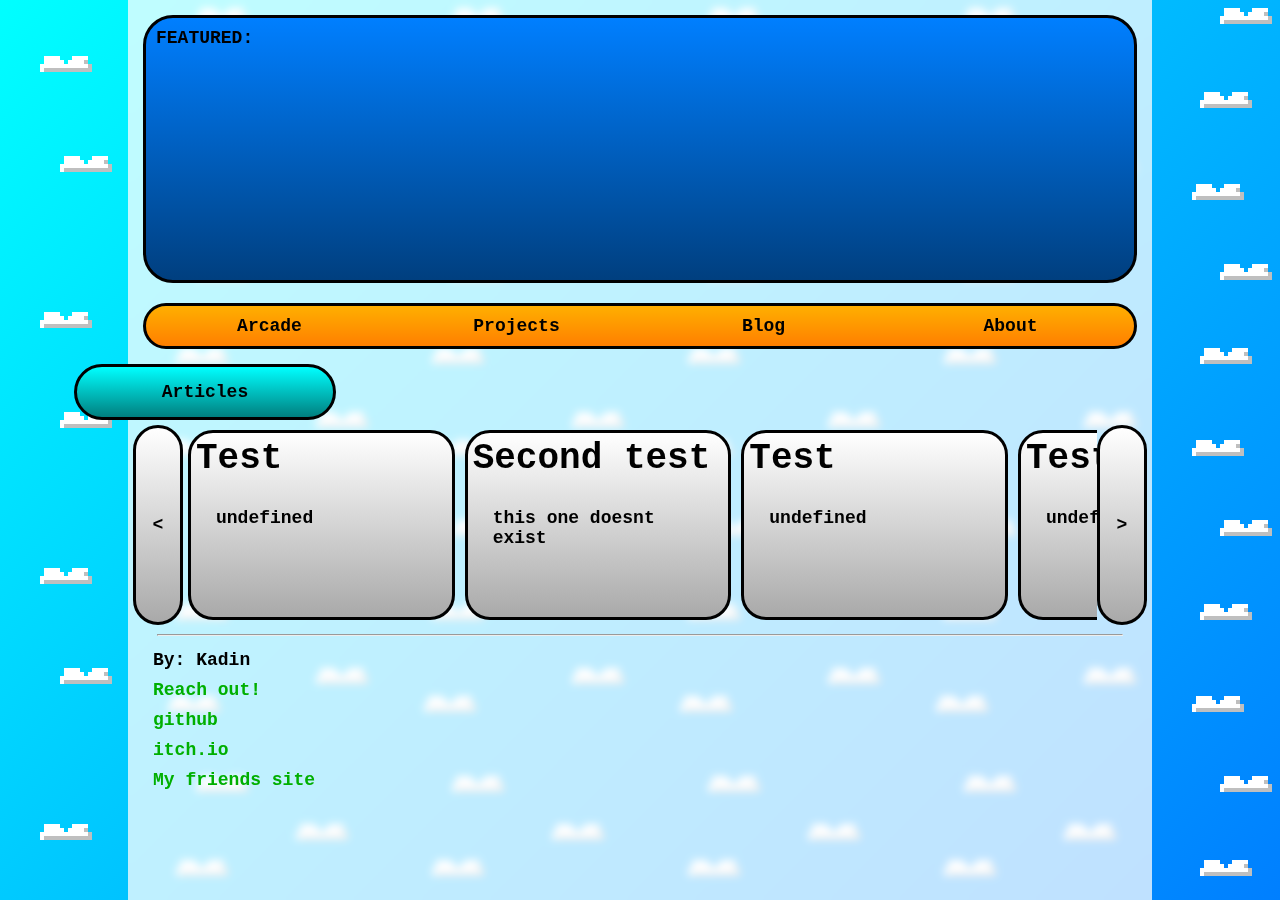
<file: index.html>
<!DOCTYPE html>
<html lang="en">
  <head>
    <title>Kadin's homepage</title>
    <link rel="stylesheet" href="./index.css">
  </head>
  <body>
    <div id="content">
      <div id="showcase" class="curvedContainer">
        FEATURED:
      </div>
      <div id="toolbar" class="curvedContainer">
        <div class="option" onclick="location='arcade'">Arcade</div>
        <div class="option" onclick="location='projects'">Projects</div>
        <div class="option" onclick="location='blog'">Blog</div>
        <!-- <div class="option" onclick="location='experements'">Experements</div> -->
        <div class="option" onclick="location='about'">About</div>
      </div>
      <div class="sectionHeader">Articles</div>
      <div class="outerScroller">
        <div class="scrollButton" onclick="scrollAdd = -300">&lt</div>
        <div class="innerScroller" id="articles">
          <div class="article">
            <h1>Loading...</h1>
            <p>Please wait</p>
          </div>
        </div>
        <div class="scrollButton" onclick="scrollAdd = 300">&gt</div>
      </div>
      <hr>
      <p>By: Kadin</p>
      <a href="mailto:kadinalone@gmail.com">Reach out!</a>
      <a href="https://github.com/kadincool">github</a>
      <a href="https://kadincool.itch.io">itch.io</a>
      <a href="https://prototype-12.github.io/">My friends site</a>

      <script src="./articles.js"></script>
    </div>
  </body>
</html>
</file>
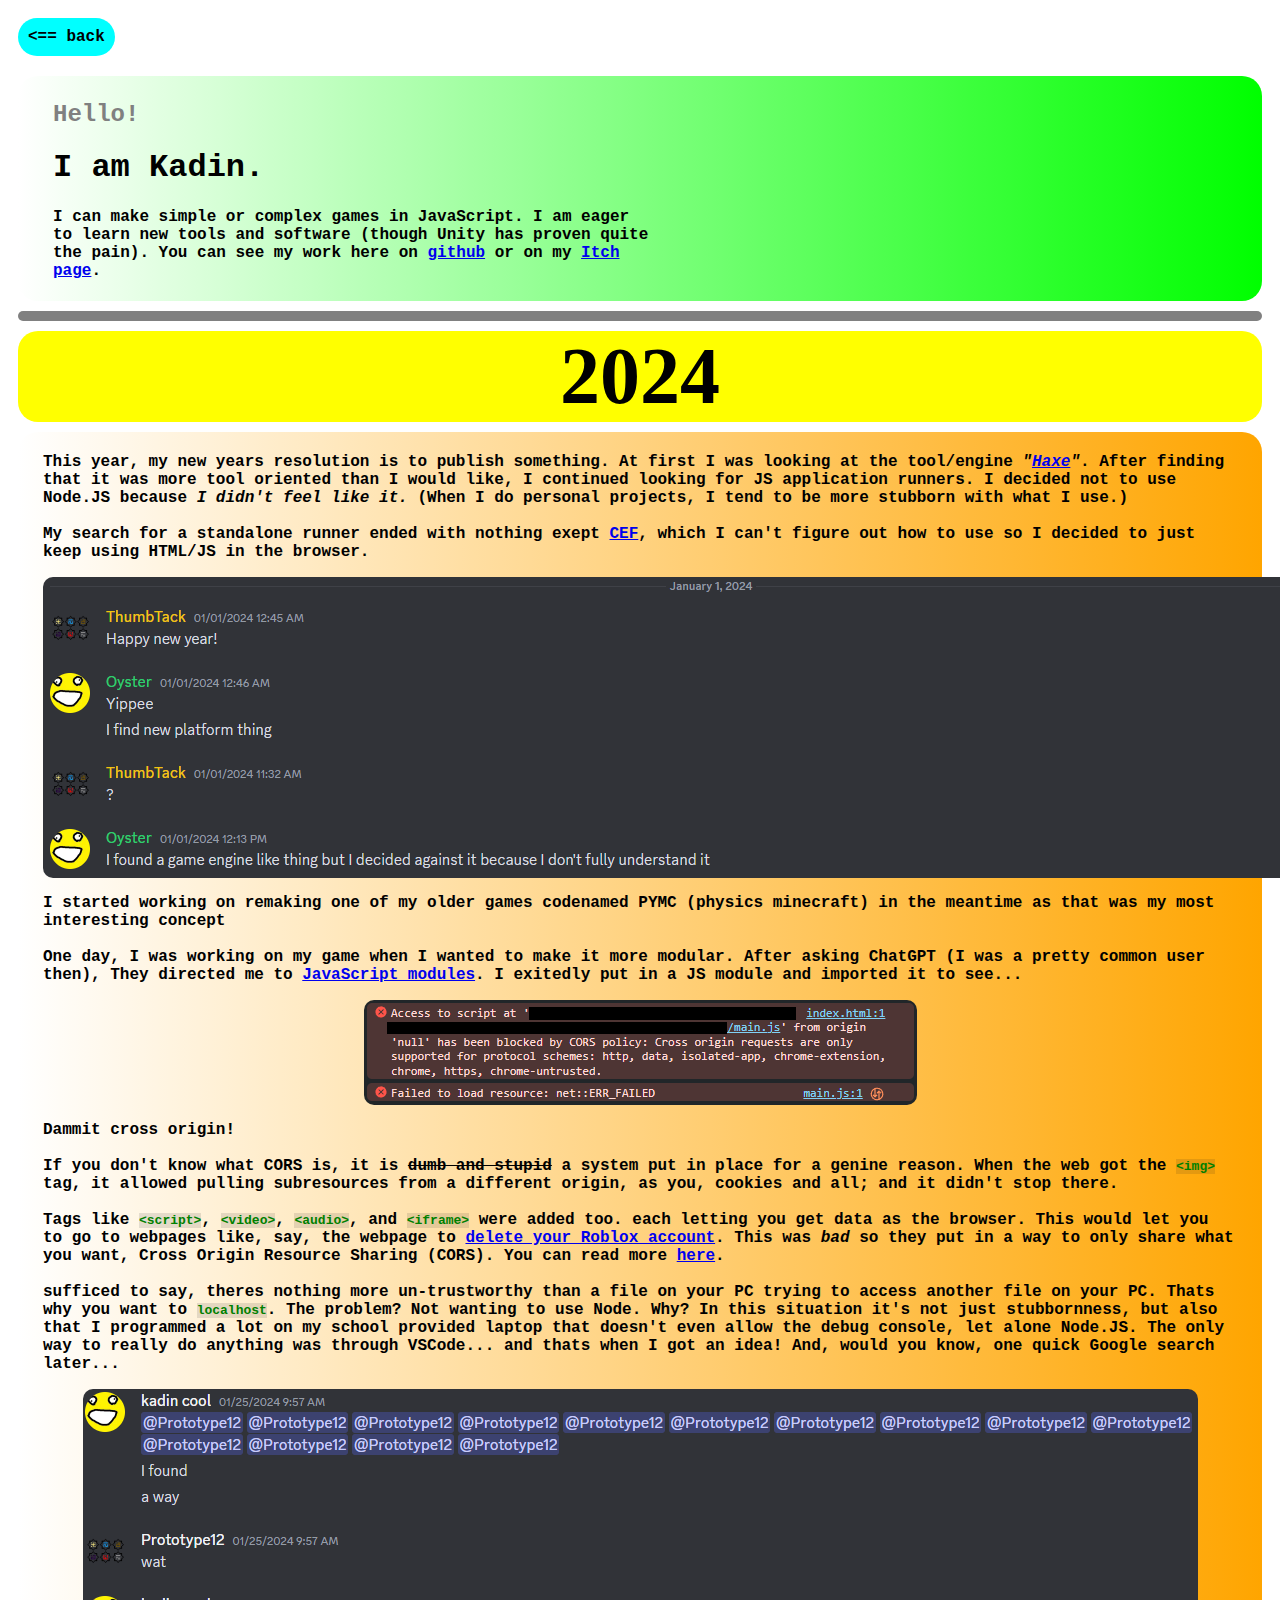
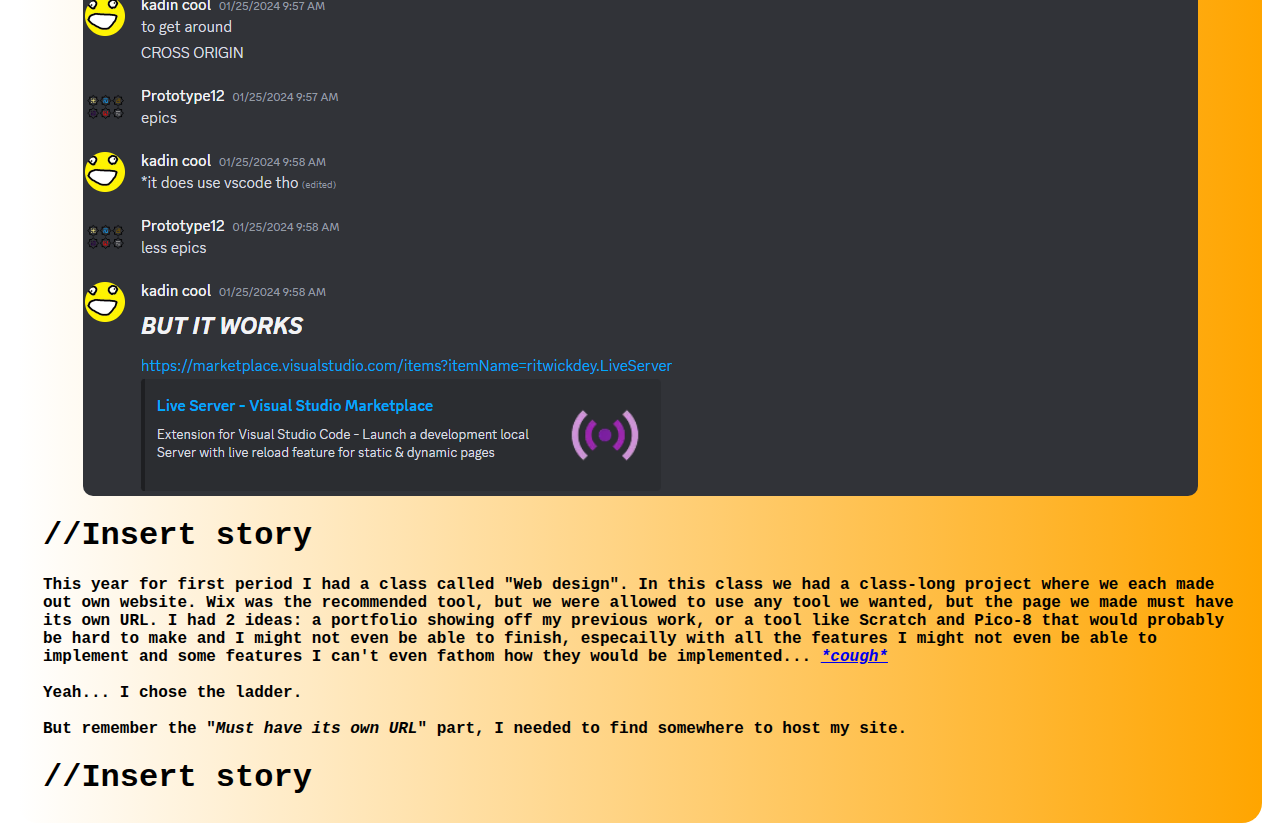
<file: about/index.html>
<!DOCTYPE html>
<html>
  <head>
    <style>
      body {
        font-family: 'Courier New', Courier, monospace;
        font-weight: bold;
      }
      div {
        border-radius: 20px;
        margin: 10px;
      }
      #back {
        background-color: cyan;
        padding: 10px;
        display: inline-block;
        cursor: pointer;
        color: black;
        /* width: 100; */
      }
      #left {
        /* background-color: gray; */
        width: 50%;
      }
      .block {
        padding: 5px 25px;
      }
      .block h2 {
        color: gray;
      }
      .break {
        height: 10px;
        background-color: gray;
      }
      #intro {
        background-image: linear-gradient(to right, white, lime);
      }
      .year {
        background-color: yellow;
        font-family: 'Times New Roman', Times, serif;
        font-size: 60pt;
        text-align: center;
      }
      #y24 {
        background-image: linear-gradient(to right, white, orange);
      }
      img {
        display: block;
        margin: auto;
        border-radius: 10px;
      }
      code {
        background-color: #1f1f1f1f;
        color: green;
      }
    </style>
  </head>
  <body>
    <a href="../"><div id="back"><== back</div></a>
    <div class="block" id="intro">
      <div id="left">
        <h2>Hello!</h2>
        <h1>I am Kadin.</h1>
        <p>I can make simple or complex games in JavaScript. I am eager to learn new tools and software (though Unity has proven quite the pain). You can see my work here on <a href="https://kadincool.github.io">github</a> or on my <a href="https://kadincool.itch.io">Itch page</a>. </p>
      </div>
    </div>
    <div class="break"></div>
    <div class="year">2024</div>
    <div class="block" id="y24">
      <p>This year, my new years resolution is to publish something. At first I was looking at the tool/engine <i>"<a href="https://haxe.org">Haxe</a>"</i>. After finding that it was more tool oriented than I would like, I continued looking for JS application runners. I decided not to use Node.JS because <em>I didn't feel like it.</em> (When I do personal projects, I tend to be more stubborn with what I use.)<br><br>
      My search for a standalone runner ended with nothing exept <a href="https://en.wikipedia.org/wiki/Chromium_Embedded_Framework">CEF</a>, which I can't figure out how to use so I decided to just keep using HTML/JS in the browser.</p>
      <img src="./DC_haxe.png" alt="Discord conversation with Thumbtack where I decide not to use Haxe">
      <p>I started working on remaking one of my older games codenamed PYMC (physics minecraft) in the meantime as that was my most interesting concept<br><br>
      One day, I was working on my game when I wanted to make it more modular. After asking ChatGPT (I was a pretty common user then), They directed me to <a href="https://developer.mozilla.org/en-US/docs/Web/JavaScript/Guide/Modules">JavaScript modules</a>. I exitedly put in a JS module and imported it to see...</p>
      <img src="./CORS error.png" alt="A blocked cross origin error">
      <p>Dammit cross origin!<br><br>
      If you don't know what CORS is, it is <del>dumb and stupid</del> a system put in place for a genine reason. When the web got the <code>&lt;img&gt;</code> tag, it allowed pulling subresources from a different origin, as you, cookies and all; and it didn't stop there.<br><br>
      Tags like <code>&lt;script</script>&gt;</code>, <code>&lt;video&gt;</code>, <code>&lt;audio&gt;</code>, and <code>&lt;iframe&gt;</code> were added too. each letting you get data as the browser. This would let you to go to webpages like, say, the webpage to <a href="https://www.youtube.com/watch?v=dQw4w9WgXcQ">delete your Roblox account</a>. This was <em>bad</em> so they put in a way to only share what you want, Cross Origin Resource Sharing (CORS). You can read more <a href="https://ieftimov.com/posts/deep-dive-cors-history-how-it-works-best-practices/#in-the-beginning-was-the-first-subresource">here</a>.<br><br>
      sufficed to say, theres nothing more un-trustworthy than a file on your PC trying to access another file on your PC. Thats why you want to <code>localhost</code>. The problem? Not wanting to use Node. Why? In this situation it's not just stubbornness, but also that I programmed a lot on my school provided laptop that doesn't even allow the debug console, let alone Node.JS. The only way to really do anything was through VSCode... and thats when I got an idea! And, would you know, one quick Google search later...</p>
      <img src="./DC_LiveServer.png" alt="Me getting exited over the live server extension for VSCode">
      <h1>//Insert story</h1>
      <p>This year for first period I had a class called "Web design". In this class we had a class-long project where we each made out own website. Wix was the recommended tool, but we were allowed to use any tool we wanted, but the page we made must have its own URL. I had 2 ideas: a portfolio showing off my previous work, or a tool like Scratch and Pico-8 that would probably be hard to make and I might not even be able to finish, especailly with all the features I might not even be able to implement and some features I can't even fathom how they would be implemented... <a href="../SpriteLib"><i>*cough*</i></a><br><br>
      Yeah... I chose the ladder.<br><br>
      But remember the "<em>Must have its own URL</em>" part, I needed to find somewhere to host my site.</p>
      <h1>//Insert story</h1>
    </div>
  </body>
</html>
</file>
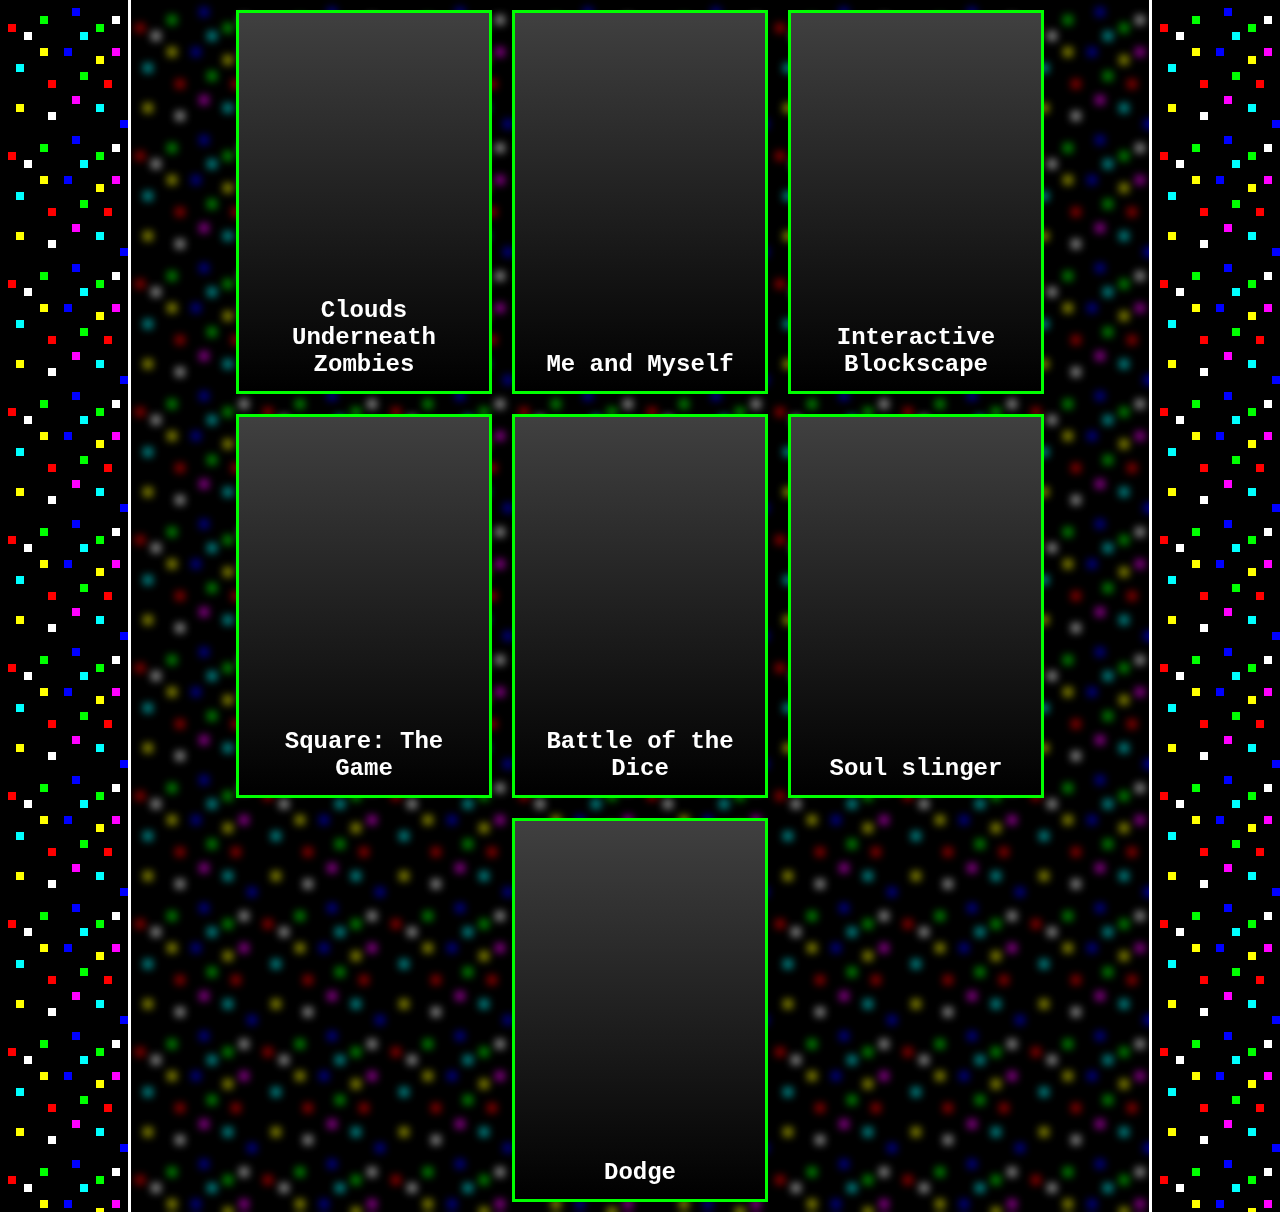
<file: arcade/index.html>
<!DOCTYPE html>
<html lang="en">
  <head>
    <title>The arcade</title>
    <style>
      body {
        background-color: darkblue;
        background-image: url(./arcadeBg8x.png);
        font-family: 'Courier New', Courier, monospace;
        font-weight: bold;
        font-size: large;
        margin: 0;
      }
      #list {
        background-color: rgba(0, 0, 0, 0.25);
        border: white solid;
        box-sizing: border-box;
        border-width: 0 3px;
        backdrop-filter: blur(4px);
        max-width: 1024px;
        margin: auto;
        display: flex;
        justify-content: center;
        flex-wrap: wrap;
        min-height: 100vh;
      }
      .game {
        color: white;
        box-sizing: border-box;
        width: 256px;
        height: 384px;
        border: lime solid 3px;
        font-size: x-large;
        /* border-radius: 30px; */
        background-image: linear-gradient(to bottom, rgb(64, 64, 64), rgb(0, 0, 0));
        display: flex;
        justify-content: center;
        align-items: end;
        cursor: pointer;
        text-align: center;
        user-select: none;
        margin: 10px;
        padding: 10pt;
      }
    </style>
  </head>
  <body>
    <div id="list">
      <div class="game" onclick="location='../cuz'">Clouds Underneath Zombies</div>
      <div class="game" onclick="location='../meAndMyself'">Me and Myself</div>
      <div class="game" onclick="location='../InteractiveBlockscape'">Interactive Blockscape</div>
      <div class="game" onclick="location='../2023JS/Square; the game/square10 (load).html'">Square: The Game</div>
      <div class="game" onclick="location='../2023JS/Battle of the Dice/BotD 8-28.html'">Battle of the Dice</div>
      <div class="game" onclick="location='../Soul-Slinger'">Soul slinger</div>
      <div class="game" onclick="location='../dodge'">Dodge</div>
    </div>
  </body>
</html>
</file>
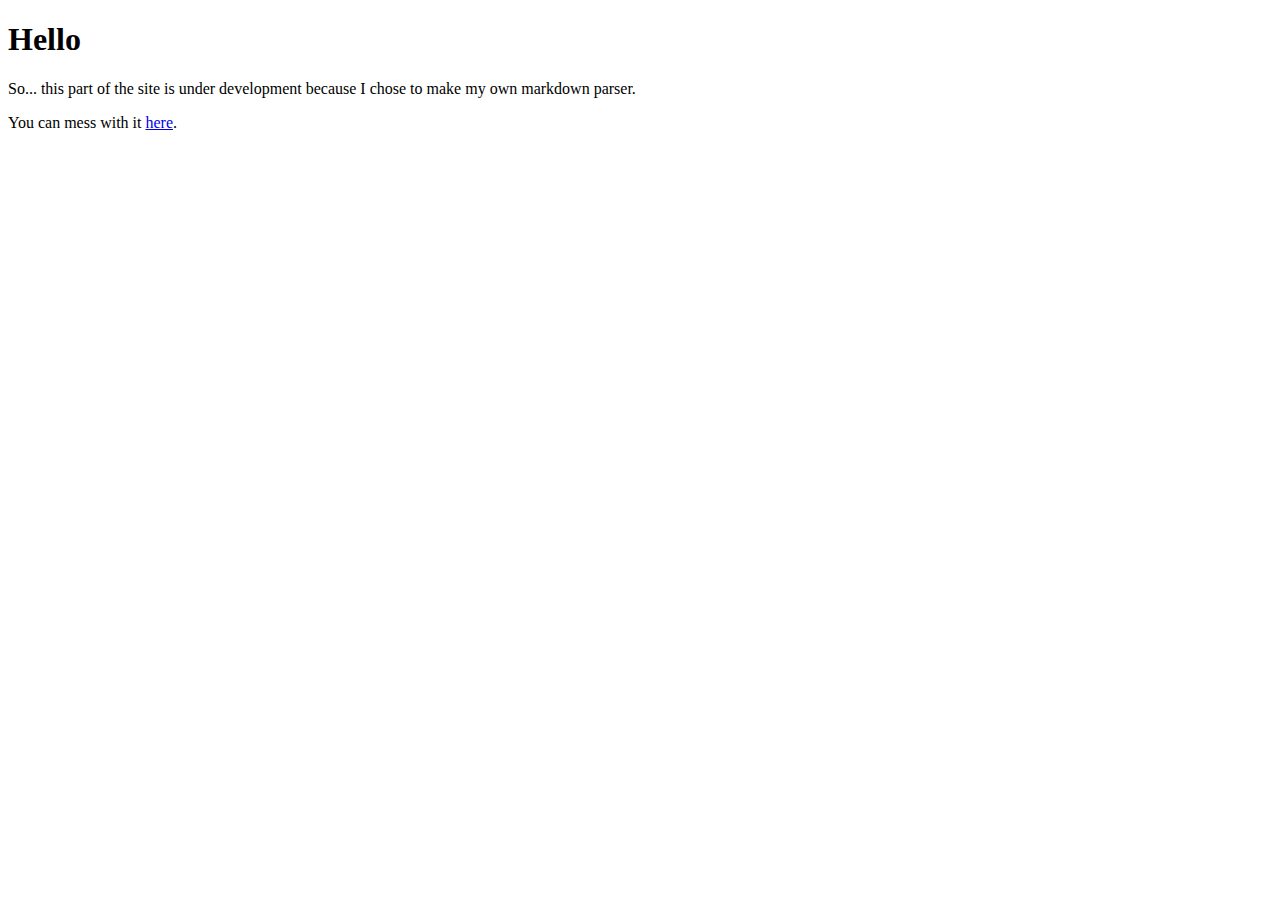
<file: blog/index.html>
<!DOCTYPE html>
<html lang="en">
  <head>
    <title>Blog</title>
  </head>
  <body>
    <h1>Hello</h1>
    <p>So... this part of the site is under development because I chose to make my own markdown parser.</p>
    <p>You can mess with it <a href="./MDToHTML.html">here</a>.</p>
    <!-- <p>you can preview it <a href="./reader.html?test.md">here</a> and im trying to make the output look like <a href="./testOut.html">this</a>.</p> -->
  </body>
</html>
</file>
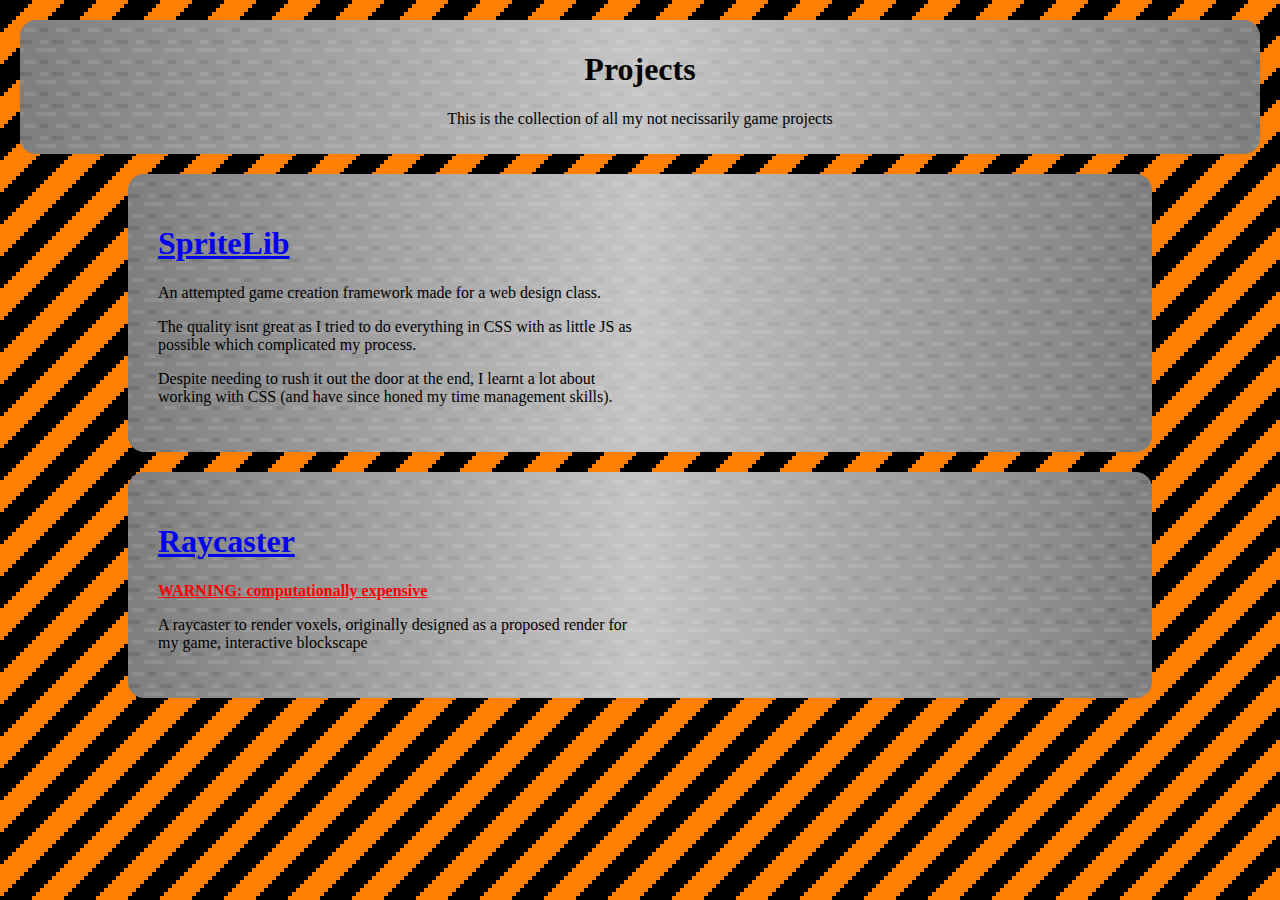
<file: projects/index.html>
<!DOCTYPE html>
<html lang="en">
  <head>
    <title>Projects</title>
    <style>
      body {
        background-image: url("./tape.png");
        margin: 0;
      }
      .steel {
        color: black;
        margin: 20px;
        margin-bottom: 0;
        background-image: linear-gradient(to left, rgba(255, 255, 255, 0.1), rgba(255, 255, 255, 0.6), rgba(255, 255, 255, 0.1)), url(./steel.png);
        padding: 10px;
        box-sizing: border-box;
        border-radius: 16px;
      }
      .header {
        text-align: center;
      }
      .main {
        width: calc(100vw - 40px);
        max-width: 1024px;
        margin-left: auto;
        margin-right: auto;
      }
      .warn {
        color: red;
        text-decoration: underline;
        font-weight: bold;
      }
      .project {
        padding: 30px;
      }
      .project p {
        max-width: 50%;
      }
      
      
      /* #header p, #header h1 { */
        /* backdrop-filter: invert(100%); */
        /* filter: invert(100%);
        mix-blend-mode: difference; */
        /* background-color: rgba(0, 0, 0, 0.5); */
      /* } */
    </style>
  </head>
  <body>
    <div class="steel header">
      <h1>Projects</h1>
      <p>This is the collection of all my not necissarily game projects</p>
    </div>
    <div class="steel main project">
      <h1><a href="../SpriteLib">SpriteLib</a></h1>
      <p>An attempted game creation framework made for a web design class.</p>
      <p>The quality isnt great as I tried to do everything in CSS with as little JS as possible which complicated my process.</p>
      <p>Despite needing to rush it out the door at the end, I learnt a lot about working with CSS (and have since honed my time management skills).</p>
    </div>
    <div class="steel main project">
      <h1><a href="../InteractiveBlockscape/raycast">Raycaster</a></h1>
      <p class="warn">WARNING: computationally expensive</p>
      <p>A raycaster to render voxels, originally designed as a proposed render for my game, interactive blockscape</p>
    </div>
  </body>
</html>
</file>
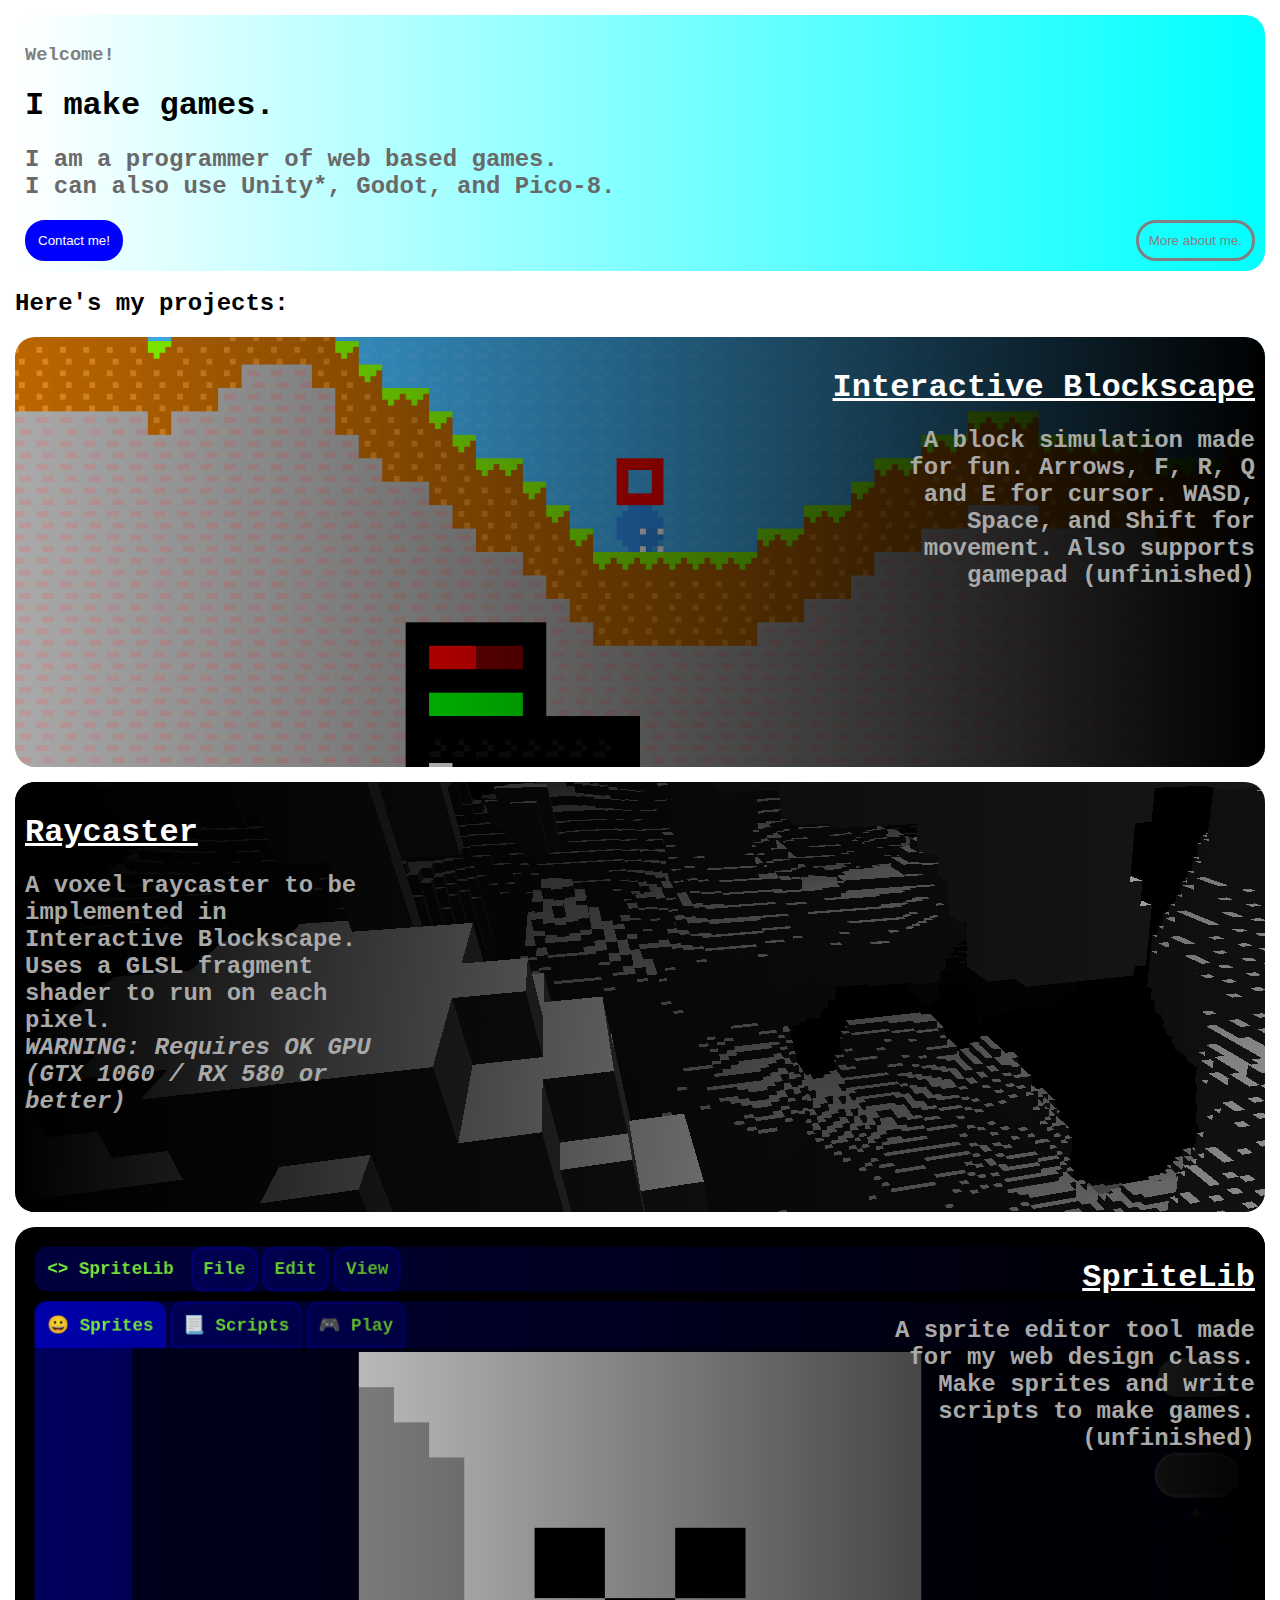
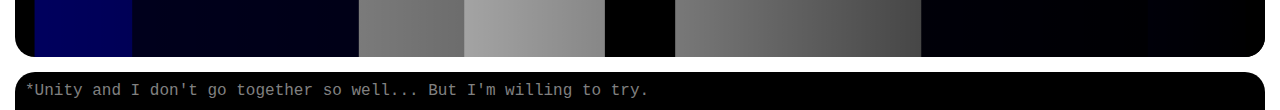
<file: oldindex.html>
<!DOCTYPE html>
<html>
  <head>
    <title>Kadin's github page</title>
    <link rel="stylesheet" href="./oldhome.css">
  </head>
  <body>
    <div id="welcome">
      <h3>Welcome!</h3>
      <h1>I make games.</h1>
      <h2>I am a programmer of web based games.<br>I can also use Unity*, Godot, and Pico-8.</h2>
      <a href="mailto:kadinalone@gmail.com"><button id="contact">Contact me!</button></a>
      <a href="./about"><button id="moreinfo">More about me.</button></a>
    </div>
    <h2>Here's my projects:</h2>
    <div class="project" id="ibs" onclick="location.href='./InteractiveBlockscape'"><a href="./InteractiveBlockscape">
      <h1>Interactive Blockscape</h1>
      <h2>A block simulation made for fun. Arrows, F, R, Q and E for cursor. WASD, Space, and Shift for movement. Also supports gamepad (unfinished)</h2>
    </a></div>
    <div class="project" id="raycast" onclick="location.href='./InteractiveBlockscape/raycast'"><a href="./InteractiveBlockscape/raycast">
      <h1>Raycaster</h1>
      <h2>A voxel raycaster to be implemented in Interactive Blockscape.<br>Uses a GLSL fragment shader to run on each pixel.<br><em>WARNING: Requires OK GPU (GTX 1060 / RX 580 or better)</em></h2>
    </a></div>
    <div class="project" id="slib" onclick="location.href='./SpriteLib'"><a href="./SpriteLib">
      <h1>SpriteLib</h1>
      <h2>A sprite editor tool made for my web design class.<br>
      Make sprites and write scripts to make games.
      (unfinished)</h2>
    </a></div>
    <div id="footer">
      *Unity and I don't go together so well... But I'm willing to try.
    </div>
  </body>
</html>
</file>
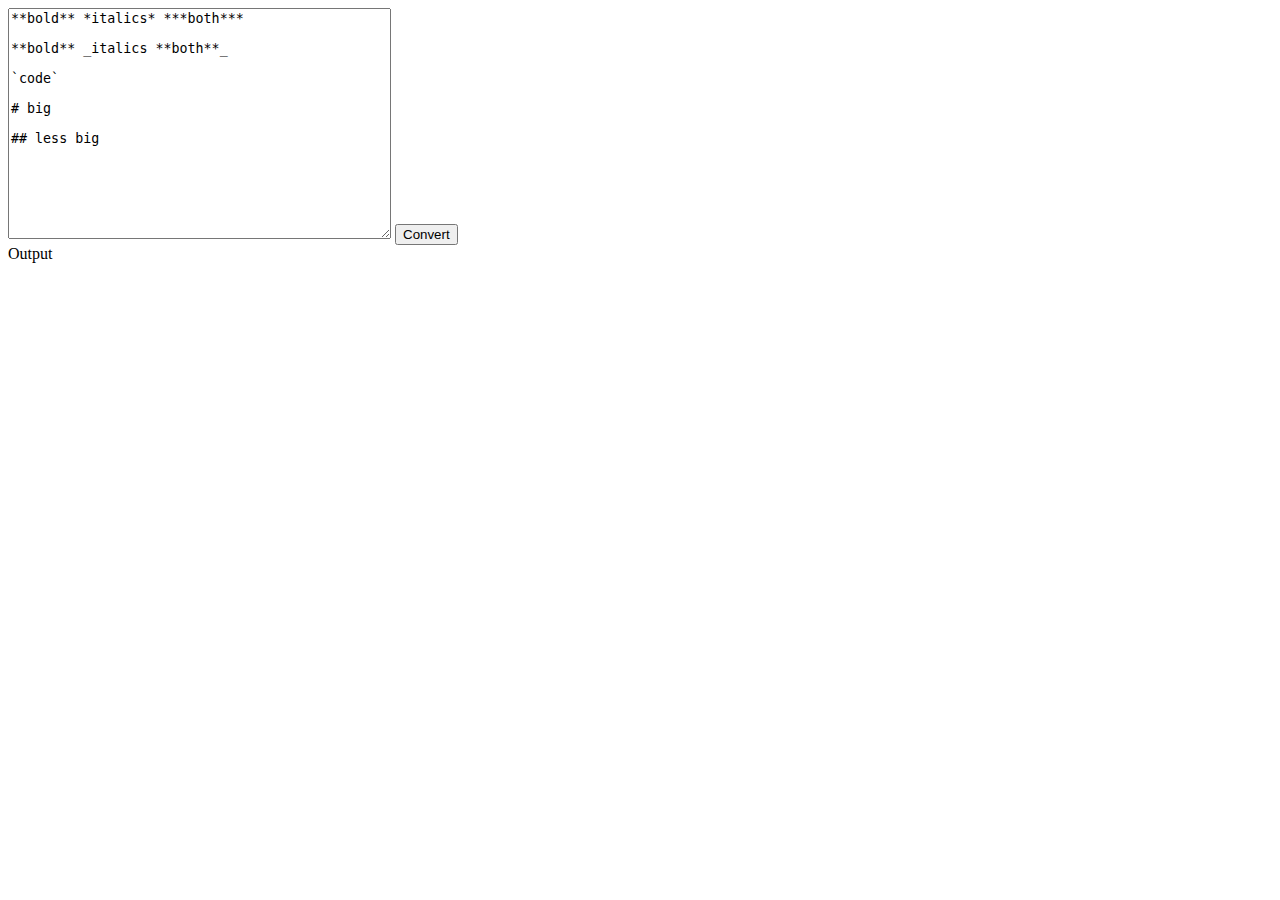
<file: blog/MDToHTML.html>
<!DOCTYPE html>
<html lang="en">
  <head>
    <title>Translator</title>
  </head>
  <body>
    <textarea id="input" rows="15" cols="45">**bold** *italics* ***both***

**bold** _italics **both**_

`code`

# big

## less big</textarea>
    <button onclick="convert()">Convert</button>
    <div id="output">Output</div>
    <script src="./MDToHTML.js"></script>
    <script>
function convert() {
  // console.log(document.getElementById("input").value);
  document.getElementById("output").innerHTML = MDToHTML(document.getElementById("input").value);
}
    </script>
  </body>
</html>
</file>
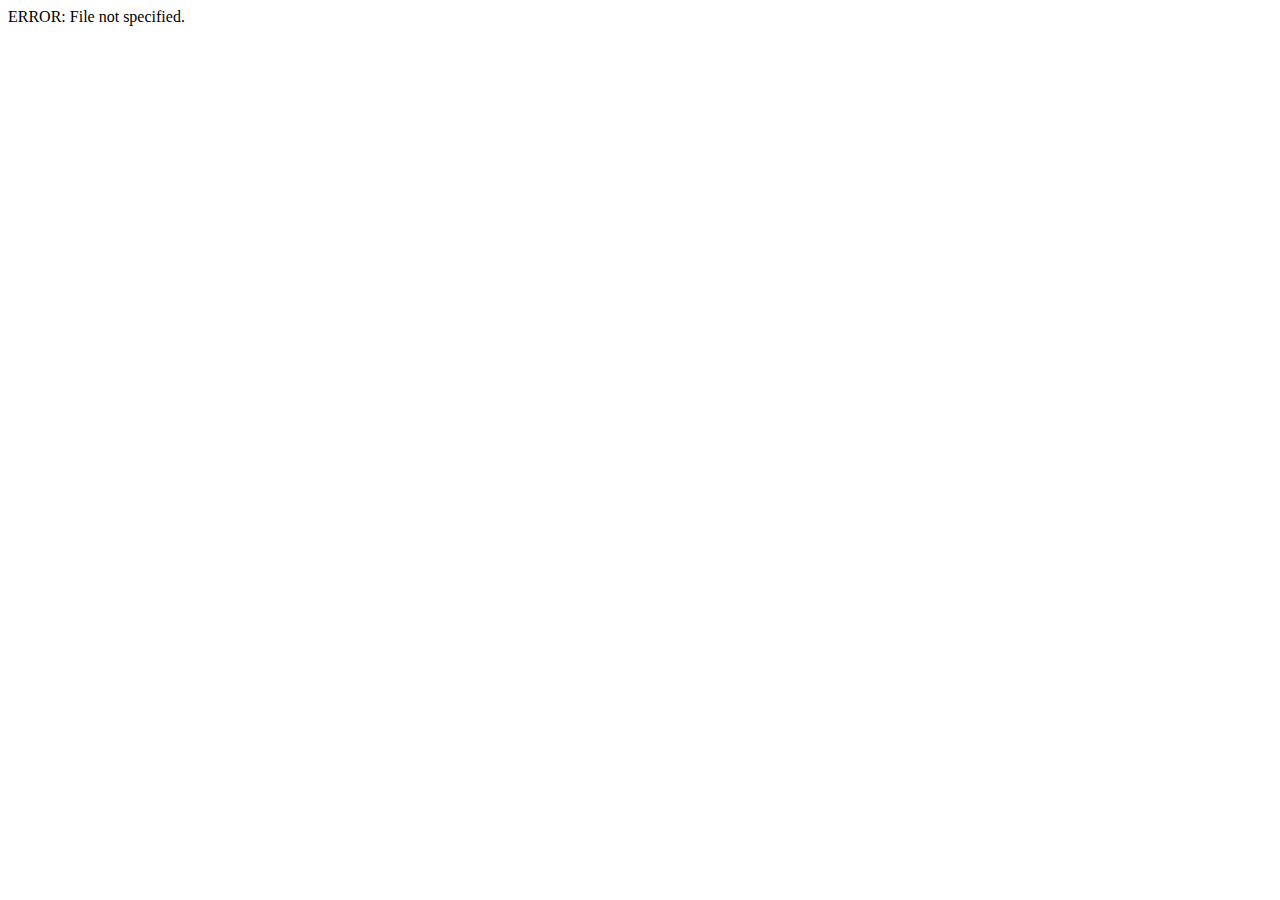
<file: blog/reader.html>
<!DOCTYPE html>
<html lang="en">
  <head>
    <title>Reading article</title>
    <!-- <style>
      body {
        font-family: 'Courier New', Courier, monospace;
      }
    </style> -->
  </head>
  <body>
    <div id="article">Loading...</div>
    <script>
let reference = window.location.search;
// console.log(reference);

if (reference[0] == "?") {
  reference = reference.substring(1);
} else {
  document.getElementById("article").innerText = "ERROR: File not specified.";
  throw new Error("no file specified");
}

// console.log("pass", reference);
loadMD(reference);

async function loadMD(filePath) {
  const file = await fetch(filePath);
  const data = await file.text();

  let translated = MDToHTML(data);

  console.log(translated);
  document.getElementById("article").innerHTML = translated;


  
  // let out = "";
  // let segment = "";
  // let mode = "";
  
  // let newLine = false;
  // let lineCount = 0;
  // let lineBreak = false;
  
  // let spacing = false;
  // let spaceCount = 0;
  
  // // const escapable = "\\`*_{}[]<>()#+-.!|";
  // let escaping = false;

  // for (let i = 0; i < data.length; i++) {
  //   //ignore \r (we're using \n)
  //   if (data[i] == "\r") {
  //     continue;
  //   }
  //   //spaces
  //   if (data[i] == " ") {
  //     if (!spacing) {
  //       spacing = true;
  //       spaceCount = 1;
  //     } else {
  //       spaceCount++;
  //     }
  //     continue;
  //   }
  //   //linebreaks
  //   if (data[i] == "\n") {
  //     if (!newLine) {
  //       newLine = true;
  //       lineCount = 1;
  //       if (spacing && spaceCount >= 2) {
  //         lineBreak = true;
  //       }
  //     } else {
  //       lineCount++;
  //     }
  //     spacing = false;
  //     spaceCount = 0;
  //     continue;
  //   }
  //   //new segment check (should only run when no spaces or breaks)
  //   if (newLine && lineCount >= 2) {
  //     if (mode != "") {
  //       out += "<" + mode + ">" + segment + "</" + mode + ">";
  //       segment = "";
  //       mode = "";
  //     }
  //     newLine = false
  //   }
  //   if (!escaping) {
  //     //escape
  //     if (data[i] == "\\") {
  //       escaping = true;
  //       continue;
  //     }
  //     //header
  //     if (data[i] == "#") {
  //       if (mode == "" || newLine) {
  //         let count = 1;
  //         //see how many #s there are
  //         for (let j = 1; j <= 6; j++) {
  //           if (data[i+j] == "#") {
  //             count++;
  //           } else {
  //             break;
  //           }
  //         }
  //         if (count == 7) {
  //           mode = "p";
  //         } else {
  //           mode = "h" + count;
  //           i += count - 1;
  //           continue;
  //         }
  //       }
  //     }
  //   }
  //   escaping = false;
  //   // didn't get continued, copy text
  //   if (mode == "") {
  //     mode = "p";
  //   }
  //   if (newLine) {
  //     if (lineBreak) {
  //       segment += "<br>\n";
  //     } else {
  //       spacing = true;
  //     }
  //     newLine = false;
  //   }
  //   if (spacing && segment != "") {
  //     segment += " ";
  //   }
  //   spacing = false;
  //   segment += data[i];
  // }
  // console.log(out);
  // document.getElementById("article").innerHTML = out;
}

function MDToHTML(data) {
  let out = "";
  let segment = "";
  let mode = "";
  let breakOnNextLine = false;

  let spacing = false;
  let spaceCount = 0;

  let newLine = false;
  let lineCount = 0;
  let lineBreak = false;

  let escaping = false;
  let escapeIndex = 0;

  let bolding = false;
  let boldIndex = 0;

  let italicizing = false;
  let italicIndex = 0;

  let code = false;
  let codeIndex = 0;

  let codeBlock = false;

  const functions = "\\`*_{}[]<>()#+-.!|";

  let styleStack = [];

  function addLine() {
    if (mode != "") {
      out += "<" + mode + ">" + segment + "</" + mode + ">\n\n";
    }
    segment = "";
    mode = "";
  }

  function cancelFormatting() {

  }

  function insert(index, string) {
    segment = segment.slice(0, index) + string + segment.slice(index);
  }

  for (let i = 0; i < data.length; i++) {
    //ignore \r (we're using \n)
    if (data[i] == "\r") {
      continue;
    }
    //spaces
    if (data[i] == " ") {
      if (!spacing) {
        spacing = true;
        spaceCount = 1;
      } else {
        spaceCount++;
      }
      continue;
    }
    //linebreaks
    if (data[i] == "\n") {
      if (!newLine) {
        newLine = true;
        lineCount = 1;
        if (spacing && spaceCount >= 2) {
          lineBreak = true;
        }
      } else {
        lineCount++;
      }
      spacing = false;
      continue;
    }
    //new segment check (should only run when no spaces or breaks)
    if (newLine && (lineCount >= 2 || breakOnNextLine)) {
      addLine();
      newLine = false;
      breakOnNextLine = false;
    }
    //function check
    if (!escaping) {
      if (data[i] == "\\") {
        escaping = true;
        escapeIndex = segment.length;
        continue;
      }
      if (data[i] == "#" && mode == "") {
        let count = 1;
        for (let j = 1; j <= 6; j++) {
          if (data[i + j] == "#") {
            count++;
          } else {
            break;
          }
        }
        mode = "h" + count;
        i += count - 1;
        breakOnNextLine = true;
        continue;
      }
      if (data[i] == ">" && mode == "") {
        mode = "blockquote";
        continue;
      }
      if (data[i] == "*") {
        if (!italicizing) {
          italicizing = true;
          italicIndex = segment.length;
        } else {
          italicizing = false;
          insert(italicIndex, "<i>");
          segment += "</i>";
        }
        continue;
      }
      if (data[i] == "`") {
        if (!code) {
          code = true;
          codeIndex = segment.length;
        } else {
          code = false;
          insert(codeIndex, "<samp>");
          segment += "</samp>";
        }
        continue;
      }
    }
    //if we are here, then valid character
    if (mode == "") {
      mode = "p";
    }
    if (newLine) {
      if (lineBreak) {
        
      }
    }
    if (spacing) {
      if (!segment == "") {
        segment += " ";
      }
      spacing = false;
    }
    segment += data[i]
  }
  addLine();
  return out;
}
    </script>
  </body>
</html>
</file>
<file: index.css>
body {
  background-color: aqua;
  background-image: url(./sky4xtrans.png), linear-gradient(135deg, #00ffff, #007fff);
  /* background-image: url(./sky4x.png); */
  margin: 0;
  font-family: 'Courier New', Courier, monospace;
  font-weight: bold;
  font-size: large;
  /* height: 100vh; */
}
#content {
  background-color: rgba(255, 255, 255, 0.75);
  backdrop-filter: blur(4px);
  max-width: 1024px;
  margin: auto;
  box-sizing: border-box;
  min-height: 100vh;
  padding: 5px;
  display: flex;
  flex-direction: column;
  flex-wrap: nowrap;
}
.curvedContainer {
  margin: 10px;
  border-radius: 30px;
  border: black solid 3px;
  padding: 10px;
  user-select: none;
}
#showcase {
  background-image: linear-gradient(to bottom, #007fff, #003f7f);
  aspect-ratio: 4/1;
}
#toolbar {
  background-image: linear-gradient(to bottom, #ffaf00, #ff7f00);
  display: flex;
  flex-direction: row;
  overflow: hidden;
  padding: 0;
  margin: 10px;
}
.option {
  text-align: center;
  flex: 1;
  padding: 10px;
  cursor: pointer;
  border-radius: 30px;
}
.option:hover {
  background-image: linear-gradient(to top, #ffaf00, #ff7f00);
}
.sectionHeader {
  height: 50px;
  width: 256px;
  transform: translateX(-64px);
  border-radius: 30px;
  margin: 5px;
  border: black solid 3px;
  /* text-align: center; */
  display: flex;
  justify-content: center;
  align-items: center;
  background-image: linear-gradient(to bottom, #00ffff, #007f7f);
}
.outerScroller {
  display: flex;
  width: 100%;
  height: 150pt;
}
.scrollButton {
  user-select: none;
  cursor: pointer;
  display: flex;
  justify-content: center;
  align-items: center;
  touch-action: manipulation;
  margin: 0;
  border: black solid 3px;
  box-sizing: border-box;
  background-image: linear-gradient(to bottom, white, darkgray);
  min-width: 50px;
  width: 50px;
  border-radius: 25px;
}
#articles {
  height: 150pt;
  flex: 1;
  margin: 0;
  display: flex;
  overflow: hidden;
  /* width: 100%; */
}
.article {
  height: 95%;
  background-image: linear-gradient(to bottom, white, darkgray);
  min-width: 200pt;
  flex-basis: 200pt;
  border-radius: 25px;
  border: black solid 3px;
  box-sizing: border-box;
  padding: 5px;
  margin: 5px;
  user-select: none;
  overflow: hidden;
  cursor: pointer;
}

.article h1 {
  margin-top: 0;
}

hr {
  width: 95%;
}

p, a {
  margin: 0 10px;
  padding: 5px 10px;
  border-radius: 10px;
}

a {
  color: #00af00;
  text-decoration: none;
}

a:visited {
  color: #007f00;
  text-decoration: none;
}

a:hover {
  color: black;
  text-decoration: underline;
  background-color: #00af00;
}
</file>
<file: oldhome.css>
body {
  margin: 0;
  padding: 15px;
  padding-bottom: 0;
  font-family: 'Courier New', Courier, monospace;
}
div {
  padding: 10px;
  border-radius: 20px;
  margin-bottom: 15px;
  overflow: hidden;
}
#welcome {
  background-image: linear-gradient(to left, cyan, white);
}
#welcome h2 {
  color: dimgray;
}
#welcome h3 {
  color: gray;
}
#contact {
  color: white;
  background-color: blue;
  border-color: blue;
  border-style: solid;
  border-width: 3px;
  border-radius: 20px;
  padding: 10px;
  transition: background-color 0.2s, color 0.2s, border-color 0.2s;
}
#contact:hover {
  color: blue;
  background-color: white;
}
#moreinfo {
  color: gray;
  /*backdrop-filter: blur(10px);*/
  background-color: transparent;
  border-color: gray;
  border-style: solid;
  border-width: 3px;
  border-radius: 20px;
  padding: 10px;
  float: right;
  transition: background-color 0.2s, color 0.2s, border-color 0.2s;
}
#moreinfo:hover {
  color: black;
  border-color: black;
  background-color: white;
}
.project {
  /*min-height: 50vh;*/
  cursor: pointer;
  position: relative;
  aspect-ratio: 3/1;
  padding: 10px;
}
.project::before {
  content: "";
  position: absolute;
  top: 0; left: 0; bottom: 0; right: 0;
  z-index: -1;
  transition: filter 0.5s, transform 0.5s;
}
.project:hover::before {
  filter: blur(5px);
  transform: scale(1.05);
}
.project h1 {
  color: white;
  font-weight: bold;
  text-decoration: underline;
}
.project h1:hover {
  color: lime
}
.project h2 {
  color: darkgray; /*dark gray is lighter than gray becuase that makes sense*/
  max-width: 30%;
}
.project a {
  text-decoration: none;
}
#ibs {
  text-align: right;
}
#ibs h2 {
  padding-left: 70%;
}
#ibs::before {
  background-image: linear-gradient(to left, black, transparent), url(./InteractiveBlockScape.png);
  background-size: cover;
  background-position: center;
  /* background-image: linear-gradient(to right, white, lime); */
}
#raycast::before {
  background-image: linear-gradient(to right, black, transparent), url(./rayTracer.png);
}
#footer {
  background-color: black;
  color: gray;
  margin-bottom: 0;
  border-radius: 20px 20px 0 0;
}
#slib {
  text-align: right;
}
#slib h2 {
  padding-left: 70%;
}
#slib::before {
  background-image: linear-gradient(to left, black, transparent), url(./SpriteLib.png);
  background-size: cover;
}
</file>
